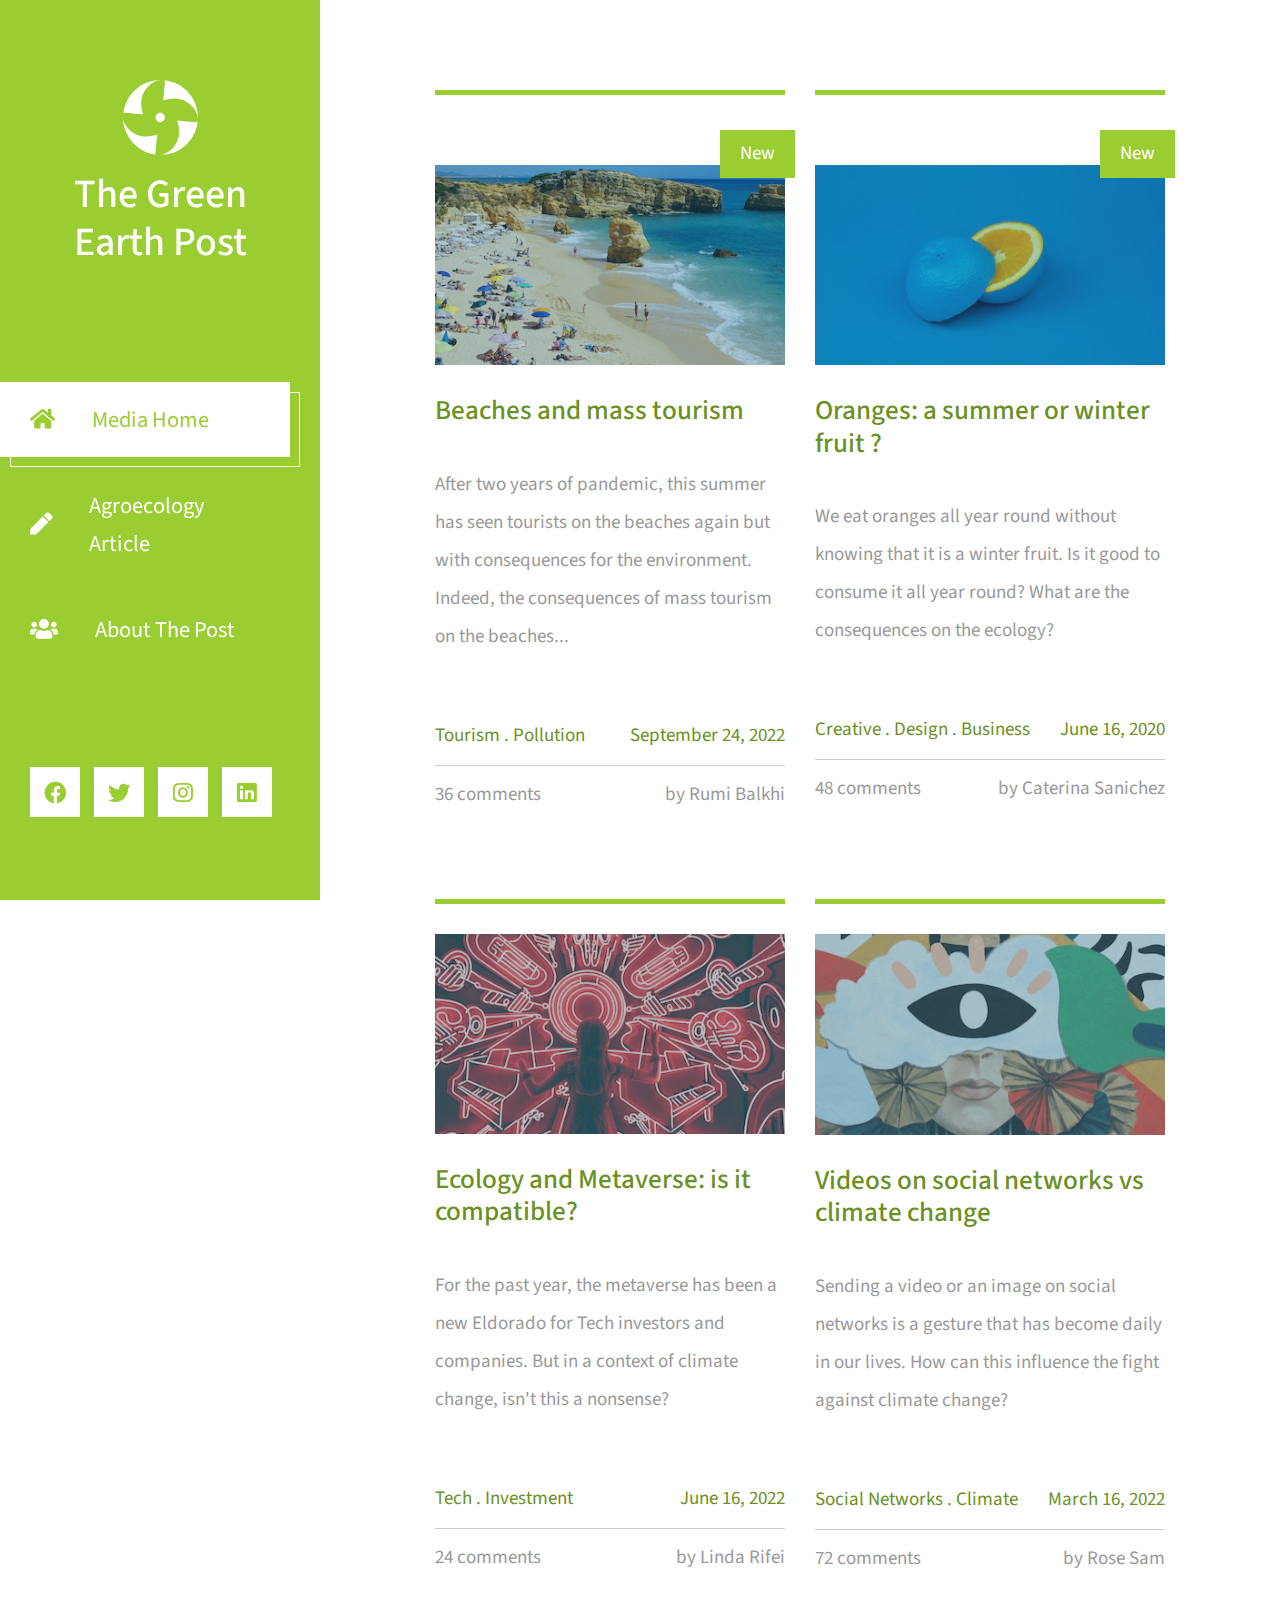
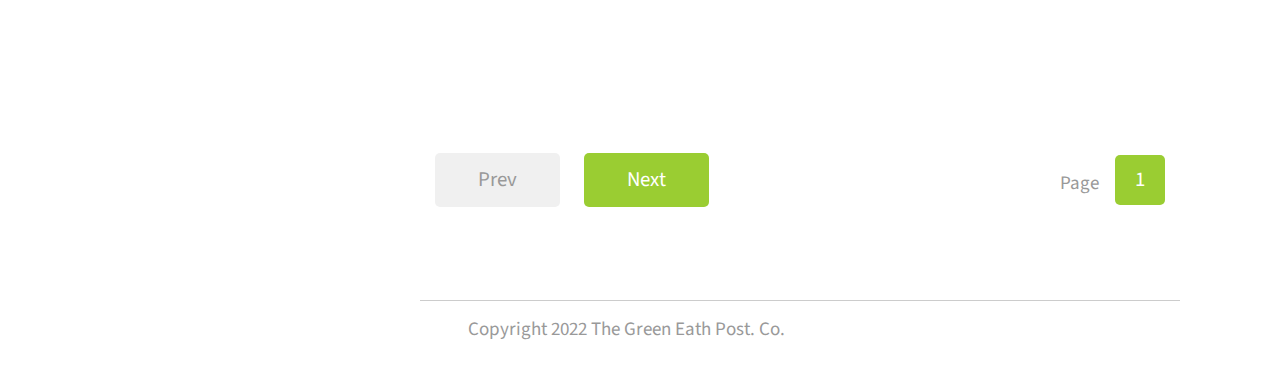
<file: front_end/index.html>
<!DOCTYPE html>
<html lang="en">
<head>
	<meta charset="UTF-8">
	<meta name="viewport" content="width=device-width, initial-scale=1.0">
	<title>The Green Earth Post</title>
	<link rel="stylesheet" href="fontawesome/css/all.min.css"> <!-- https://fontawesome.com/ -->
	<link href="https://fonts.googleapis.com/css2?family=Source+Sans+Pro&display=swap" rel="stylesheet"> <!-- https://fonts.google.com/ -->
    <link href="css/bootstrap.min.css" rel="stylesheet">
    <link href="css/the-green-earth-post-xtra-blog.css" rel="stylesheet">

</head>
<body>
	<header class="tm-header" id="tm-header">
        <div class="tm-header-wrapper">
            <button class="navbar-toggler" type="button" aria-label="Toggle navigation">
                <i class="fas fa-bars"></i>
            </button>
            <div class="tm-site-header">
                <div class="mb-3 mx-auto tm-site-logo"><i class="fas fa-fan fa-2x"></i></div>
                <h1 class="text-center">The Green Earth Post</h1>
            </div>
            <nav class="tm-nav" id="tm-nav">            
                <ul>
                    <li class="tm-nav-item active"><a href="index.html" class="tm-nav-link">
                        <i class="fas fa-home"></i>
                        Media Home
                    </a></li>
                    <li class="tm-nav-item"><a href="post.html" class="tm-nav-link">
                        <i class="fas fa-pen"></i>
                        Agroecology Article
                    </a></li>
                    <li class="tm-nav-item"><a href="about.html" class="tm-nav-link">
                        <i class="fas fa-users"></i>
                        About The Post
                    </a></li>
                </ul>
            </nav>
            <div class="tm-mb-65">
                <a rel="nofollow" href="https://fb.com/" class="tm-social-link">
                    <i class="fab fa-facebook tm-social-icon"></i>
                </a>
                <a href="https://twitter.com" class="tm-social-link">
                    <i class="fab fa-twitter tm-social-icon"></i>
                </a>
                <a href="https://instagram.com" class="tm-social-link">
                    <i class="fab fa-instagram tm-social-icon"></i>
                </a>
                <a href="https://linkedin.com" class="tm-social-link">
                    <i class="fab fa-linkedin tm-social-icon"></i>
                </a>
            </div>
            <p class="tm-mb-80 pr-5 text-white">
                The Green Earth Post is an online media dedicated to the promotion of new eco-friendly green technologies
            </p>
        </div>
    </header>
    <div class="container-fluid">
        <main class="tm-main">         
            <div class="row tm-row">
                <article class="col-12 col-md-6 tm-post">
                    <hr class="tm-hr-primary">
                    <a href="post.html" class="effect-lily tm-post-link tm-pt-60">
                        <div class="tm-post-link-inner">
                            <img src="img/img-01.jpg" alt="Image" class="img-fluid">                            
                        </div>
                        <span class="position-absolute tm-new-badge">New</span>
                        <h2 class="tm-pt-30 tm-color-primary tm-post-title">Beaches and mass tourism</h2>
                    </a>                    
                    <p class="tm-pt-30">
                        After two years of pandemic, this summer has seen tourists on the beaches again but with consequences for the environment. Indeed, the consequences of mass tourism on the beaches...
                    </p>
                    <div class="d-flex justify-content-between tm-pt-45">
                        <span class="tm-color-primary">Tourism . Pollution</span>
                        <span class="tm-color-primary">September 24, 2022</span>
                    </div>
                    <hr>
                    <div class="d-flex justify-content-between">
                        <span>36 comments</span>
                        <span>by Rumi Balkhi</span>
                    </div>
                </article>
                <article class="col-12 col-md-6 tm-post">
                    <hr class="tm-hr-primary">
                    <a href="post.html" class="effect-lily tm-post-link tm-pt-60">
                        <div class=" tm-post-link-inner">
                            <img src="img/img-02.jpg" alt="Image" class="img-fluid">                            
                        </div>
                        <span class="position-absolute tm-new-badge">New</span>
                        <h2 class="tm-pt-30 tm-color-primary tm-post-title">Oranges: a summer or winter fruit ?</h2>
                    </a>                    
                    <p class="tm-pt-30">
                        We eat oranges all year round without knowing that it is a winter fruit. Is it good to consume it all year round? What are the consequences on the ecology?                    </p>
                    <div class="d-flex justify-content-between tm-pt-45">
                        <span class="tm-color-primary">Creative . Design . Business</span>
                        <span class="tm-color-primary">June 16, 2020</span>
                    </div>
                    <hr>
                    <div class="d-flex justify-content-between">
                        <span>48 comments</span>
                        <span>by Caterina Sanichez</span>
                    </div>
                </article>
                <article class="col-12 col-md-6 tm-post">
                    <hr class="tm-hr-primary">
                    <a href="post.html" class="effect-lily tm-post-link tm-pt-20">
                        <div class="tm-post-link-inner">
                            <img src="img/img-03.jpg" alt="Image" class="img-fluid">
                        </div>
                        <h2 class="tm-pt-30 tm-color-primary tm-post-title">Ecology and Metaverse: is it compatible?</h2>
                    </a>                    
                    <p class="tm-pt-30">
                        For the past year, the metaverse has been a new Eldorado for Tech investors and companies. But in a context of climate change, isn't this a nonsense?
                    </p>
                    <div class="d-flex justify-content-between tm-pt-45">
                        <span class="tm-color-primary">Tech . Investment</span>
                        <span class="tm-color-primary">June 16, 2022</span>
                    </div>
                    <hr>
                    <div class="d-flex justify-content-between">
                        <span>24 comments</span>
                        <span>by Linda Rifei</span>
                    </div>
                </article>
                <article class="col-12 col-md-6 tm-post">
                    <hr class="tm-hr-primary">
                    <a href="post.html" class="effect-lily tm-post-link tm-pt-20">
                        <div class="tm-post-link-inner">
                            <img src="img/img-04.jpg" alt="Image" class="img-fluid">
                        </div>
                        <h2 class="tm-pt-30 tm-color-primary tm-post-title">Videos on social networks vs climate change</h2>
                    </a>
                    <p class="tm-pt-30">
                        Sending a video or an image on social networks is a gesture that has become daily in our lives. How can this influence the fight against climate change?
                    </p>
                    <div class="d-flex justify-content-between tm-pt-45">
                        <span class="tm-color-primary">Social Networks . Climate</span>
                        <span class="tm-color-primary">March 16, 2022</span>
                    </div>
                    <hr>
                    <div class="d-flex justify-content-between">
                        <span>72 comments</span>
                        <span>by Rose Sam</span>
                    </div>
                </article>
            </div>
            <div class="row tm-row tm-mt-100 tm-mb-75">
                <div class="tm-prev-next-wrapper">
                    <a href="#" class="mb-2 tm-btn tm-btn-primary tm-prev-next disabled tm-mr-20">Prev</a>
                    <a href="#" class="mb-2 tm-btn tm-btn-primary tm-prev-next">Next</a>
                </div>
                <div class="tm-paging-wrapper">
                    <span class="d-inline-block mr-3">Page</span>
                    <nav class="tm-paging-nav d-inline-block">
                        <ul>
                            <li class="tm-paging-item active">
                                <a href="#" class="mb-2 tm-btn tm-paging-link">1</a>
                            </li>
                        </ul>
                    </nav>
                </div>                
            </div>            
            <footer class="row tm-row">
                <hr class="col-12">
                <div class="col-md-6 col-12 tm-color-gray tm-copyright">
                    Copyright 2022 The Green Eath Post. Co.
                </div>
            </footer>
        </main>
    </div>
    <script src="js/jquery.min.js"></script>
    <script src="js/the-green-earth-post-script.js"></script>
</body>
</html>
</file>
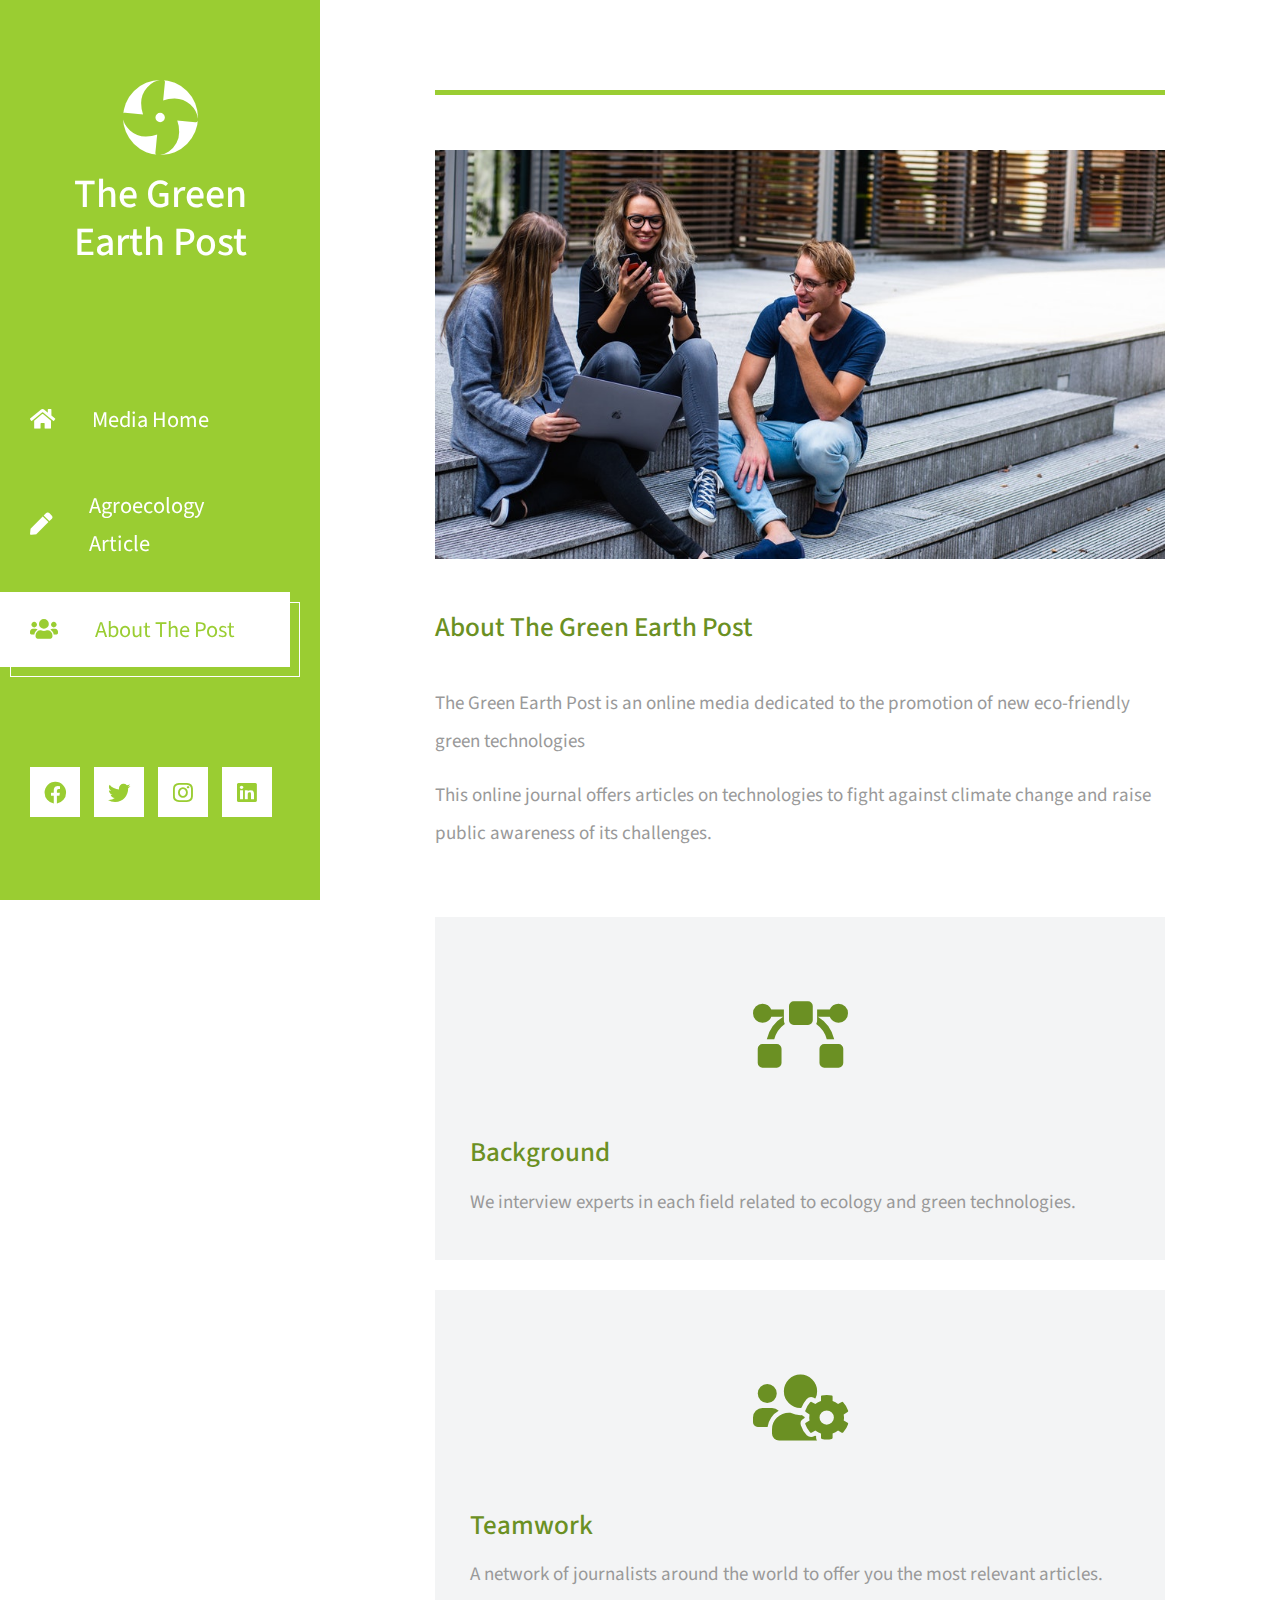
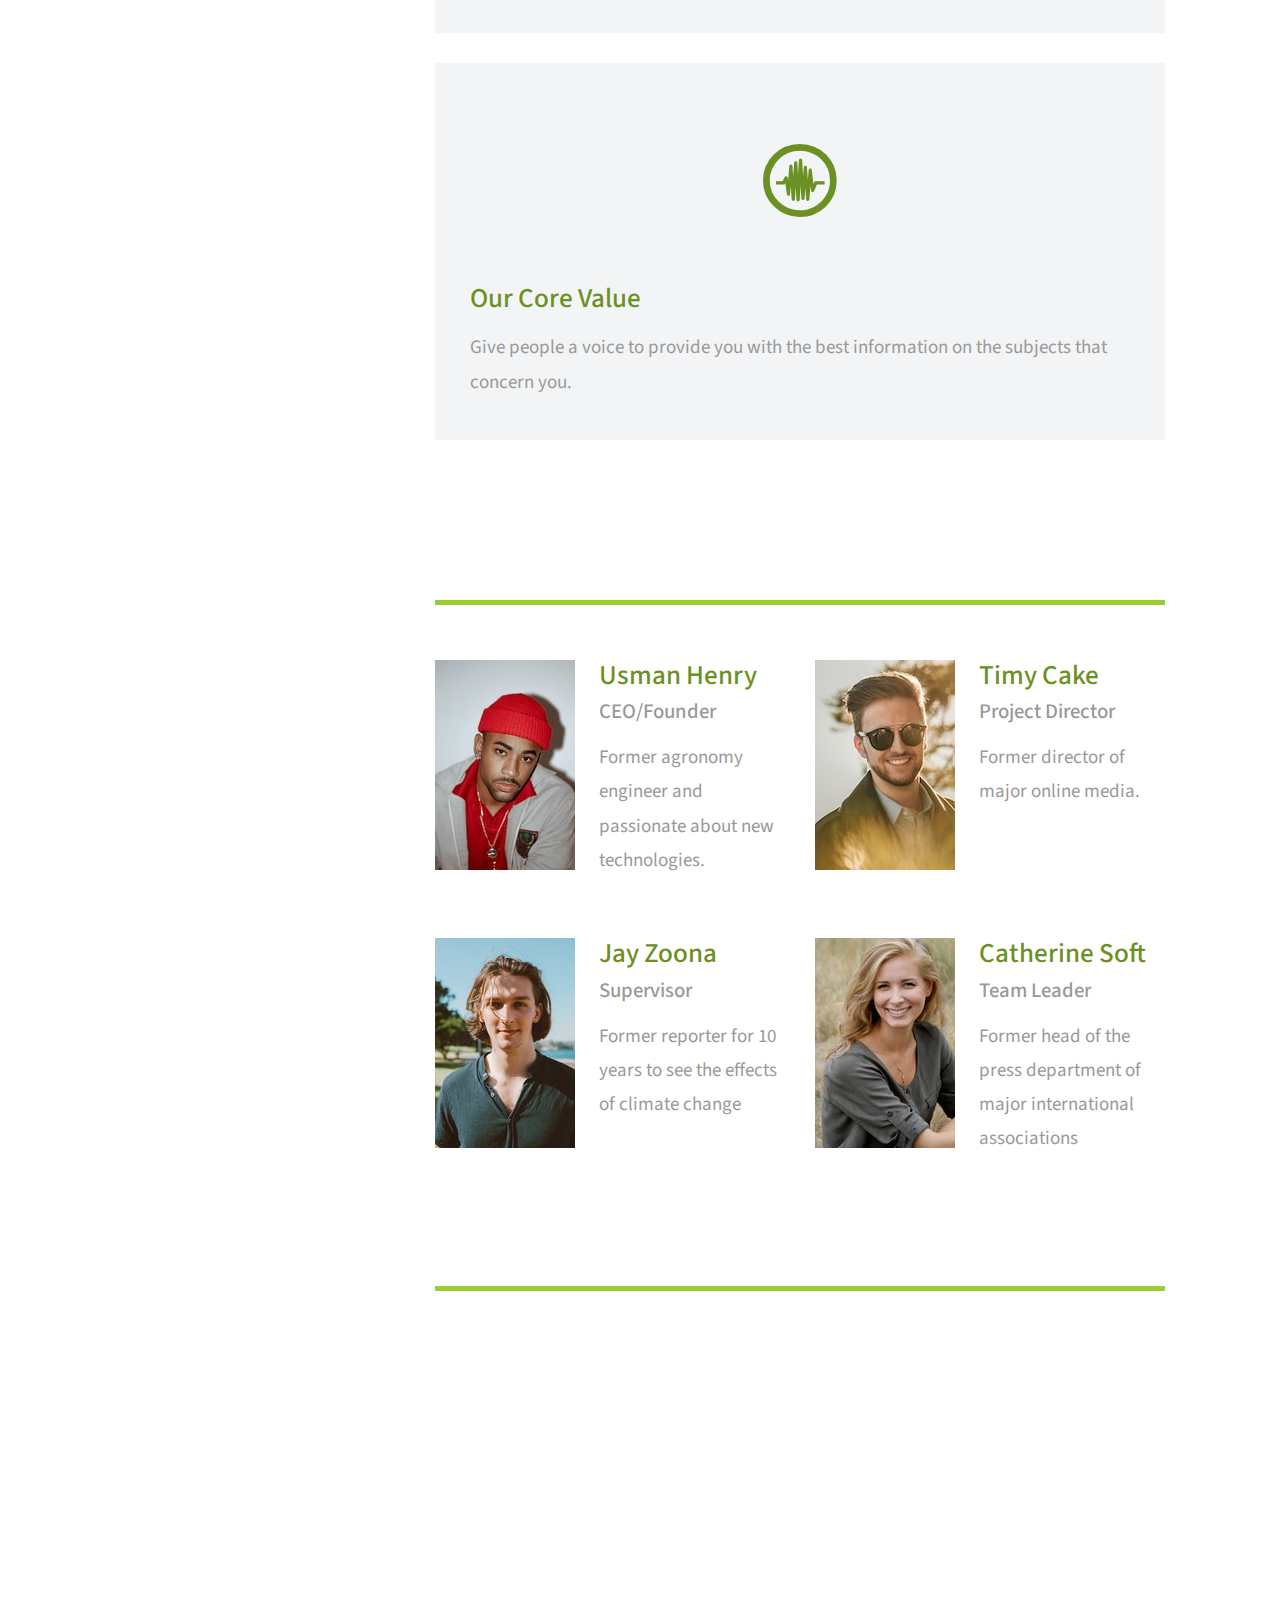
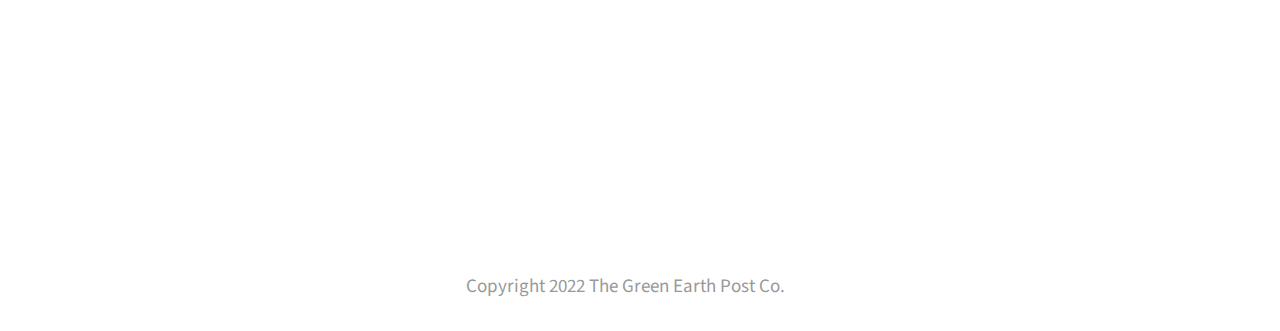
<file: front_end/about.html>
<!DOCTYPE html>
<html lang="en">
<head>
	<meta charset="UTF-8">
	<meta name="viewport" content="width=device-width, initial-scale=1.0">
	<title>The Green Earth Post</title>
	<link rel="stylesheet" href="fontawesome/css/all.min.css"> <!-- https://fontawesome.com/ -->
	<link href="https://fonts.googleapis.com/css2?family=Source+Sans+Pro&display=swap" rel="stylesheet"> <!-- https://fonts.google.com/ -->
    <link href="css/bootstrap.min.css" rel="stylesheet">
    <link href="css/the-green-earth-post-xtra-blog.css" rel="stylesheet">

</head>
<body>
	<header class="tm-header" id="tm-header">
        <div class="tm-header-wrapper">
            <button class="navbar-toggler" type="button" aria-label="Toggle navigation">
                <i class="fas fa-bars"></i>
            </button>
            <div class="tm-site-header">
                <div class="mb-3 mx-auto tm-site-logo"><i class="fas fa-fan fa-2x"></i></div>
                <h1 class="text-center">The Green Earth Post</h1>
            </div>
            <nav class="tm-nav" id="tm-nav">            
                <ul>
                    <li class="tm-nav-item"><a href="index.html" class="tm-nav-link">
                        <i class="fas fa-home"></i>
                        Media Home
                    </a></li>
                    <li class="tm-nav-item"><a href="post.html" class="tm-nav-link">
                        <i class="fas fa-pen"></i>
                        Agroecology Article
                    </a></li>
                    <li class="tm-nav-item active"><a href="about.html" class="tm-nav-link">
                        <i class="fas fa-users"></i>
                        About The Post
                    </a></li>
                </ul>
            </nav>
            <div class="tm-mb-65">
                <a href="https://facebook.com" class="tm-social-link">
                    <i class="fab fa-facebook tm-social-icon"></i>
                </a>
                <a href="https://twitter.com" class="tm-social-link">
                    <i class="fab fa-twitter tm-social-icon"></i>
                </a>
                <a href="https://instagram.com" class="tm-social-link">
                    <i class="fab fa-instagram tm-social-icon"></i>
                </a>
                <a href="https://linkedin.com" class="tm-social-link">
                    <i class="fab fa-linkedin tm-social-icon"></i>
                </a>
            </div>
            <p class="tm-mb-80 pr-5 text-white">
                The Green Earth Post is an online media dedicated to the promotion of new eco-friendly green technologies
            </p>
        </div>
    </header>
    <div class="container-fluid">
        <main class="tm-main">          
            <div class="row tm-row tm-mb-45">
                <div class="col-12">
                    <hr class="tm-hr-primary tm-mb-55">
                    <img src="img/about-01.jpg" alt="Image" class="img-fluid">
                </div>
            </div>
            <div class="row tm-row tm-mb-40">
                <div class="col-12">                    
                    <div class="mb-4">
                        <h2 class="pt-2 tm-mb-40 tm-color-primary tm-post-title">About The Green Earth Post</h2>
                        <p>
                            The Green Earth Post is an online media dedicated to the promotion of new eco-friendly green technologies
                        </p>
                        <p>
                            This online journal offers articles on technologies to fight against climate change and raise public awareness of its challenges.
                        </p>                            
                    </div>                    
                </div>
            </div>
            <div class="row tm-row tm-mb-120">
                <div class="col-lg-4 tm-about-col">
                    <div class="tm-bg-gray tm-about-pad">
                        <div class="text-center tm-mt-40 tm-mb-60">
                            <i class="fas fa-bezier-curve fa-2x tm-color-primary"></i>
                        </div>                        
                        <h2 class="mb-3 tm-color-primary tm-post-title">Background</h2>
                        <p class="mb-0 tm-line-height-short">
                            We interview experts in each field related to ecology and green technologies.
                        </p>
                    </div>
                </div>
                <div class="col-lg-4 tm-about-col">
                    <div class="tm-bg-gray tm-about-pad">
                        <div class="text-center tm-mt-40 tm-mb-60">
                            <i class="fas fa-users-cog fa-2x tm-color-primary"></i>
                        </div>                        
                        <h2 class="mb-3 tm-color-primary tm-post-title">Teamwork</h2>
                        <p class="mb-0 tm-line-height-short">
                            A network of journalists around the world to offer you the most relevant articles.
                        </p>
                    </div>
                </div>
                <div class="col-lg-4 tm-about-col">
                    <div class="tm-bg-gray tm-about-pad">
                        <div class="text-center tm-mt-40 tm-mb-60">
                            <i class="fab fa-creative-commons-sampling fa-2x tm-color-primary"></i>
                        </div>                        
                        <h2 class="mb-3 tm-color-primary tm-post-title">Our Core Value</h2>
                        <p class="mb-0 tm-line-height-short">
                            Give people a voice to provide you with the best information on the subjects that concern you.
                        </p>
                    </div>
                </div>
            </div>            
            <div class="row tm-row tm-mb-60">
                <div class="col-12">
                    <hr class="tm-hr-primary  tm-mb-55">
                </div>                
                <div class="col-lg-6 tm-mb-60 tm-person-col">
                    <div class="media tm-person">
                        <img src="img/about-02.jpg" alt="Image" class="img-fluid mr-4">
                        <div class="media-body">
                            <h2 class="tm-color-primary tm-post-title mb-2">Usman Henry</h2>
                            <h3 class="tm-h3 mb-3">CEO/Founder</h3>
                            <p class="mb-0 tm-line-height-short">
                                Former agronomy engineer and passionate about new technologies.
                            </p>
                        </div>
                    </div>
                </div>
                <div class="col-lg-6 tm-mb-60 tm-person-col">
                    <div class="media tm-person">
                        <img src="img/about-03.jpg" alt="Image" class="img-fluid mr-4">
                        <div class="media-body">
                            <h2 class="tm-color-primary tm-post-title mb-2">Timy Cake</h2>
                            <h3 class="tm-h3 mb-3">Project Director</h3>
                            <p class="mb-0 tm-line-height-short">
                                Former director of major online media.
                            </p>
                        </div>
                    </div>
                </div>
                <div class="col-lg-6 tm-mb-60 tm-person-col">
                    <div class="media tm-person">
                        <img src="img/about-04.jpg" alt="Image" class="img-fluid mr-4">
                        <div class="media-body">
                            <h2 class="tm-color-primary tm-post-title mb-2">Jay Zoona</h2>
                            <h3 class="tm-h3 mb-3">Supervisor</h3>
                            <p class="mb-0 tm-line-height-short">
                                Former reporter for 10 years to see the effects of climate change
                            </p>
                        </div>
                    </div>
                </div>
                <div class="col-lg-6 tm-mb-60 tm-person-col">
                    <div class="media tm-person">
                        <img src="img/about-05.jpg" alt="Image" class="img-fluid mr-4">
                        <div class="media-body">
                            <h2 class="tm-color-primary tm-post-title mb-2">Catherine Soft</h2>
                            <h3 class="tm-h3 mb-3">Team Leader</h3>
                            <p class="mb-0 tm-line-height-short">
                                Former head of the press department of major international associations
                            </p>
                        </div>
                    </div>
                </div>
            </div>
            <div class="row tm-row tm-mb-45">
                <div class="col-12">
                    <hr class="tm-hr-primary tm-mb-55">
                    <div class="gmap_canvas"> <!-- Google Map -->
                        <iframe width="100%" height="477" id="gmap_canvas"
                            src="https://maps.google.com/maps?q=OpenClassrooms,+Quai+de+la+Charente,+Paris&t=&z=13&ie=UTF8&iwloc=&output=embed"
                            frameborder="0" scrolling="no" marginheight="0" marginwidth="0"></iframe>
                    </div>
                </div>                
            </div>        
            <footer class="row tm-row">
                <div class="col-md-6 col-12 tm-color-gray tm-copyright">
                    Copyright 2022 The Green Earth Post Co.
                </div>
            </footer>
        </main>
    </div>
    <script src="js/jquery.min.js"></script>
    <script src="js/the-green-earth-post-script.js"></script>
</body>
</html>
</file>
<file: front_end/css/the-green-earth-post-xtra-blog.css>
html { overflow-x: hidden; }

body {
    margin: 0;
    padding: 0;
    font-family: 'Source Sans Pro', sans-serif;
    font-size: 19px;
    line-height: 2em;
    overflow-x: hidden;
}

p, span { color: #999; }
hr { 
    border-top-color: #CCC; 
    margin-top: 10px;
    margin-bottom: 10px;
}
.form-control::-webkit-input-placeholder { color: #999; }  
.form-control:-ms-input-placeholder { color: #999; }  
.form-control::placeholder { color: #999; }

.tm-header {
    background-color: #9ACD32;
    color: white;
    
    position: fixed;
    top: 0;
    left: 0;
    bottom: 0;
    z-index: 100;
    width: 400px;
    overflow-y: visible;     
}

.tm-header-wrapper {
    overflow-y: scroll;
    scrollbar-width: none;
    -ms-overflow-style: none;
    padding: 30px;
    width: 100%;
    height: 100%; 
}

.tm-header-wrapper::-webkit-scrollbar {
    width: 0;
    height: 0;
}

.tm-site-header {
    margin-top: 50px;
    margin-bottom: 115px;
}

.tm-site-logo {
    width: 75px;
    height: 75px;
    border-radius: 50%;
    background-color: white;
    display: flex;
    align-items: center;
    justify-content: center;
}

.tm-site-logo i { color: #9ACD32; }

.tm-main {
    margin-left: 400px;
    padding: 80px 100px 25px;
}

.tm-post { max-width: 470px; }

.tm-row {
    max-width: 980px;
    justify-content: space-between;
}

.tm-nav { margin-bottom: 100px; }

.tm-nav-item {
    list-style: none;
    margin-bottom: 30px;
}

.tm-nav-link {
    color: white;
    background-color: transparent;
    height: 75px;
    width: 100%;
    max-width: 300px;    
    display: flex;
    align-items: center;
    font-size: 1.4rem;
    padding: 30px;
}

.tm-nav-item:hover .tm-nav-link,
.tm-nav-item.active .tm-nav-link
 {
    color: #9ACD32;
    background-color: white;
    text-decoration: none;
}

.tm-nav ul { position: relative; }

.tm-nav-item:hover:after,
.tm-nav-item.active:after {
    content: '';
    width: 100%;
    max-width: 300px;    
    height: 75px;
    display: block;
    border: 1px solid white;
    margin-left: 10px;
    margin-top: -65px;
    position: absolute;
    z-index: -1000;
}

.tm-nav-link i { margin-right: 37px; }

ul { 
    margin: 0; 
    padding: 0;
}

.tm-nav { margin-left: -30px; }

.tm-social-link {
    display: inline-block;
    background-color: white;    
    font-size: 1.4rem;
    width: 50px;
    height: 50px;
    text-align: center;
    padding-top: 8px; 
    margin-right: 15px;   
    margin-bottom: 15px;
}

.tm-social-icon { 
    color: #9ACD32;
    transition: all 0.3s ease;
}

.tm-social-link:hover .tm-social-icon.fa-facebook { color: #3b5998; }
.tm-social-link:hover .tm-social-icon.fa-twitter { color: #00acee; }
.tm-social-link:hover .tm-social-icon.fa-instagram { color: #3f729b; }
.tm-social-link:hover .tm-social-icon.fa-linkedin { color: #0e76a8; }
.navbar-toggler { display: none; }

.tm-search-form {
    display: flex;
    align-items: center;
    justify-content: flex-end;
}

.form-inline .form-control.tm-search-input {
    display: block;
    height: 60px;
    width: 480px;
    margin-right: 30px;
    border-radius: 0;
    border-color: #9ACD32;
    font-size: 1.2rem;
}

.tm-search-button {
    width: 60px;
    height: 60px;
    border: none;
    background-color: #9ACD32;
    transition: all 0.3s ease;
}

.tm-search-button:hover { background-color: #6B8E23; }

.tm-search-icon {
    color: white;
    font-size: 1.3rem;
}

.tm-post-link {
    display: block;
    position: relative;
	cursor: pointer;
}

.tm-post-link-inner {
    overflow: hidden;
    background: #3085a3;
}

.tm-post-link img {
    position: relative;
	display: block;
	min-height: 100%;
	max-width: 100%;
	opacity: 0.8;
}

.effect-lily img {
	max-width: none;
	width: -webkit-calc(100% + 50px);
	width: calc(100% + 50px);
	opacity: 0.7;
	-webkit-transition: opacity 0.35s, -webkit-transform 0.35s;
	transition: opacity 0.35s, transform 0.35s;
	-webkit-transform: translate3d(-40px,0, 0);
	transform: translate3d(-40px,0,0);
}

.effect-lily:hover img { opacity: 1; }

.effect-lily:hover img {
    -webkit-transform: translate3d(0,0,0);
	transform: translate3d(0,0,0);
}

.tm-post { margin-bottom: 75px; }

.tm-new-badge {
    top: 25px;
    right: -10px;
    background-color: #9ACD32;
    color: white;
    padding: 5px 20px;
}

.tm-post-title {
    font-size: 1.7rem;
    transition: all 0.3s ease;
}

.tm-h3 {
    font-size: 1.3rem;
    color: #999;
}

.tm-post-link:hover .tm-post-title { color: #9ACD32; }

.tm-btn {
    display: inline-block;
    border-radius: 5px;
    font-size: 1.3rem;
    transition: all 0.3s ease;
}

.tm-btn-primary {    
    background-color: #9ACD32;
    color: white;  
    padding: 8px 43px;
    border: none;
}

.tm-btn-small { padding: 8px 33px; }

.tm-btn-primary:hover {
    background-color: #6B8E23;
    color: white;
}

.tm-paging-nav ul li {
    list-style: none;
    display: inline-block;
    margin-right: 10px;
}

.tm-paging-nav ul li:last-child { margin-right: 0; }

.tm-paging-link {
    background-color: #F0F0F0;
    color: #999;
    width: 50px;
    height: 50px;
    display: flex;
    align-items: center;
    justify-content: center;    
}

.tm-paging-item .tm-paging-link:hover,
.tm-paging-item.active .tm-paging-link {
    background-color: #9ACD32;
    color: white;
}

.tm-btn.disabled {
    background-color: #F0F0F0;
    color: #999;
    cursor: not-allowed;
}

.tm-external-link { color: #9ACD32; }
.tm-external-link:hover { color: #6B8E23; }

.tm-paging-wrapper {
    display: flex;
    justify-content: flex-end;
    align-items: center;
}

.tm-prev-next-wrapper,
.tm-paging-wrapper {
    flex: 0 0 50%;
    max-width: 50%;
    padding-left: 15px;
    padding-right: 15px;
}

.tm-copyright { text-align: right; }

/* Agroecology Article page */
hr.tm-hr-primary { border-top: 5px solid #9ACD32; }

video {
    width: 100%;
    height: auto;
}

.tm-comment {
    display: flex;
    align-items: flex-start;
}

.tm-comment-figure {
    margin-top: 10px;
    margin-right: 30px;
}

.tm-comment-reply { padding-left: 37px; }

.form-control {
    height: 45px;
    border-color: #9ACD32;
    border-radius: 0;
}

.tm-comment-form { max-width: 360px; }
.tm-category-list { list-style-type: none; }
figure { margin: 0; }
figcaption { line-height: 1.4; }

.tm-post-full { max-width: 600px; }

.tm-post-sidebar {
    max-width: 280px;
    margin-left: auto;
    margin-right: 0;
}

.tm-pt-20 { padding-top: 20px; }
.tm-pt-30 { padding-top: 30px; }
.tm-pt-45 { padding-top: 45px; }
.tm-pt-60 { padding-top: 60px; }
.tm-mb-40 { margin-bottom: 40px; }
.tm-mb-45 { margin-bottom: 45px; }
.tm-mb-55 { margin-bottom: 55px; }
.tm-mb-60 { margin-bottom: 60px; }
.tm-mb-65 { margin-bottom: 65px; }
.tm-mb-75 { margin-bottom: 75px; }
.tm-mb-80 { margin-bottom: 80px; }
.tm-mb-120 { margin-bottom: 120px; }
.tm-mt-40 { margin-top: 40px; }
.tm-mt-100 { margin-top: 100px; }
.tm-mr-20 { margin-right: 20px; }
.tm-color-primary, span.tm-color-primary { color: #6b9023; }
.tm-color-primary-sub-title, span.tm-color-primary-sub-title { color: #8ab92d; }
a.tm-color-gray, .tm-color-gray { color: #999; }
a.tm-color-gray:hover { color: #6b9023; }
.tm-bg-gray { background-color: #F3F4F5; }
button:focus { outline: none; }
a:hover { 
    text-decoration: none; 
    color: #639400;
}

a:hover figcaption { color: #5C8A00; }
.img-thumbnail { max-width: none; }
.tm-about-pad { padding: 40px 35px; }
.tm-person { max-width: 430px; }
.tm-line-height-short { line-height: 1.8; }

.gmap_canvas {
    overflow:hidden;
    background:none!important;
    height:477px;
    width:100%;
}

.tm-social-links li { 
    list-style: none; 
    display: inline-block;
}

.tm-social-links li a {
    display: block;
    color: white;
    background-color: #9ACD32;
    width: 45px;
    height: 45px;    
    margin-right: 15px;    
}

.tm-social-links li a i { transition: all 0.3s ease; }
.tm-social-links li a:hover i.fa-facebook { color: #3b5998; }
.tm-social-links li a:hover i.fa-twitter { color: #00acee; }
.tm-social-links li a:hover i.fa-youtube { color: #c4302b; }
.tm-social-links li a:hover i.fa-instagram { color: #3f729b; }

.tm-contact-right { padding-left: 55px; }
.tm-contact-form { max-width: 488px; }

.tm-contact-form input,
.tm-contact-form textarea {
    max-width: 360px;
}

.tm-contact-form label { font-size: 1.4rem; }
.tm-contact-form .form-group { display: flex; }

@media (max-width: 1540px) {
    .tm-header { width: 320px; }

    .tm-main {
        margin-left: 320px;
        width: calc(100% - 320px);
    }
}

@media (max-width: 1300px) {
    .tm-about-col {
        flex: 0 0 100%;
        max-width: 100%;
        margin-bottom: 30px;
    }
}

@media (max-width: 1288px) {
    .tm-social-link { margin-right: 10px; }
}

@media (max-width: 1199px) {
    .tm-post-sidebar { max-width: 440px; }
    .form-inline .form-control.tm-search-input { width: 420px; }
}

@media (max-width: 1086px) {
    .form-inline .form-control.tm-search-input {
        width: 80%;
        margin-right: 15px;
    }
}

/* Hide sidebar */
@media (max-width: 991px) {
    .tm-header {
        width: 320px;
        left: -320px;        
        transition: all 0.3s ease;
    }

    .tm-header.show { left: 0; }
    .tm-header-wrapper { padding: 15px; }

    .navbar-toggler {
        display: block;
        position: fixed;
        left: 0;
        top: 0;
        background-color: rgb(138, 185, 45, 0.75);
        color: white;
        padding: 10px 15px;
        transition: all 0.3s ease;
        border-radius: 0;
        top: 5px;
    }

    .tm-header.show .navbar-toggler { left: 320px; }

    .tm-main {
        margin-left: 0;
        padding: 50px 40px;
        width: 100%;
    }

    .tm-post-sidebar {
        margin-left: 0;
        margin-right: auto;
    }

    .tm-person-col { width: 50%; }
    .tm-person { flex-direction: row; }

    .tm-contact-left {
        flex: 0 0 58.333333%;
        max-width: 58.333333%;
    }

    .tm-contact-right {
        flex: 0 0 41.666667%;
        max-width: 41.666667%;
    }

    .tm-post-full { max-width: none; }
}

@media (max-width: 767px) {
    .form-inline .form-control.tm-search-input {
        width: 70%;
        max-width: 375px;
        margin-right: 15px;
    }

    .tm-search-form { justify-content: flex-start; }
    .tm-main { padding: 60px 10px; }

    .tm-prev-next-wrapper,
    .tm-paging-wrapper {
        flex: 0 0 100%;
        max-width: 100%;
    }

    .tm-paging-wrapper { 
        margin-top: 50px; 
        justify-content: flex-start;
    }

    .tm-copyright { text-align: left; }
}

@media (max-width: 1199px) and (min-width: 992px) {
    .tm-person-col,
    .tm-contact-left,
    .tm-contact-right {
        flex: 0 0 100%;
        max-width: 100%;
    }

    .tm-contact-right { padding-left: 15px; }

    .tm-post-col,
    .tm-aside-col {
        flex: 0 0 100%;
        max-width: 100%;
    }

    .tm-post-sidebar {
        margin-left: 0;
        margin-right: auto;
    }
}

@media (max-width: 709px) {
    .tm-person-col { width: 100%; }
}

@media (max-width: 991px) and (min-width: 826px) {
    .tm-about-col {
        flex: 0 0 33.3333%;
        max-width: 33.3333%;
    }

    .tm-person { flex-direction: row; }
}

@media (max-width: 630px) {
    .tm-contact-left,
    .tm-contact-right {
        flex: 0 0 100%;
        max-width: 100%;
    }

    .tm-contact-right { padding-left: 15px; }
}

@media (max-width: 575px) {
    .tm-contact-form input, 
    .tm-contact-form textarea {
        max-width: 100%;
    }
}

@media (max-width: 480px) {
    .tm-person-col { width: 100%; }
    .tm-person { flex-direction: row; }
}

@media (max-width: 380px) {
    .tm-person img { max-width: 120px; }
}
</file>
